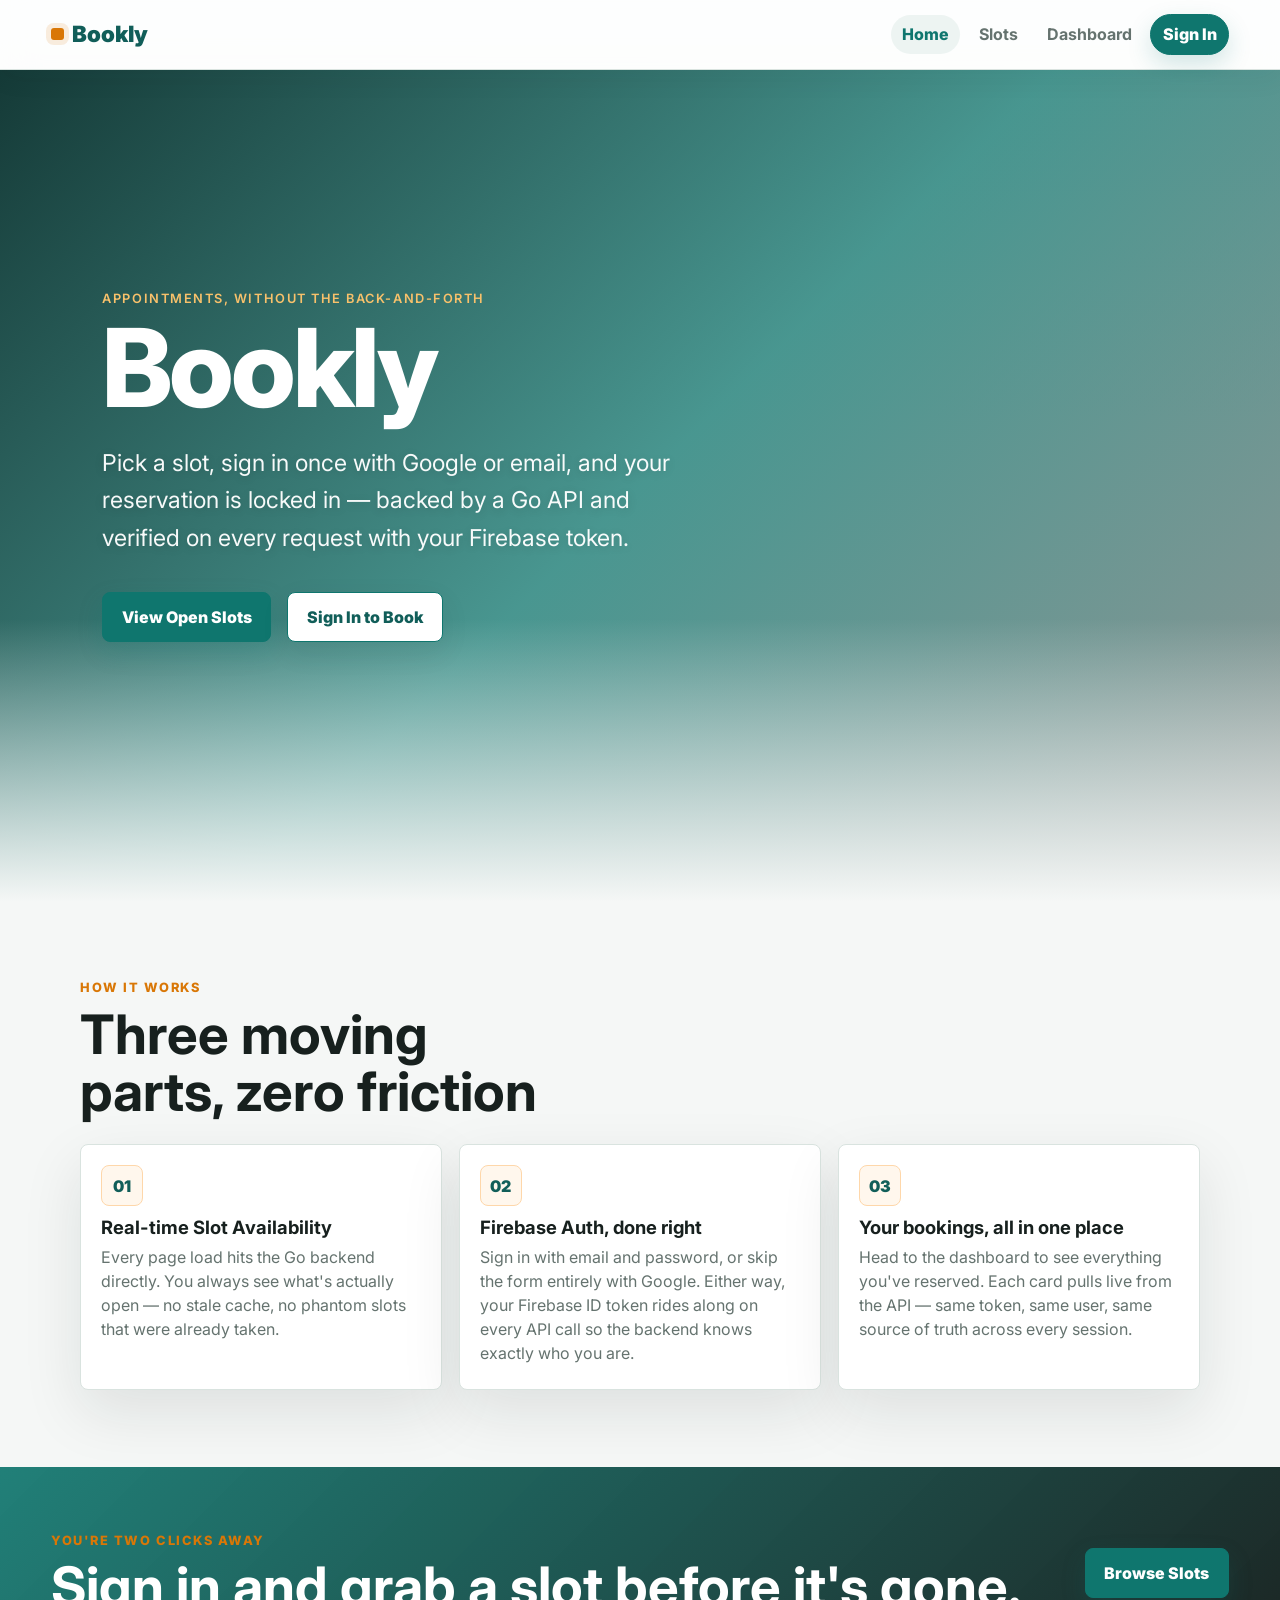
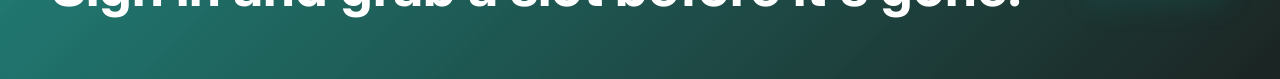
<file: frontend/index.html>
<!DOCTYPE html>
<html lang="en">

<head>
  <meta charset="UTF-8">
  <meta name="viewport" content="width=device-width, initial-scale=1.0">
  <meta name="description"
    content="Bookly — Pick a slot, sign in with Google or email, and your reservation is confirmed instantly against a live Go backend.">
  <title>Bookly | Book a Slot</title>
  <link rel="preconnect" href="https://fonts.googleapis.com">
  <link rel="preconnect" href="https://fonts.gstatic.com" crossorigin>
  <link rel="stylesheet" href="https://fonts.googleapis.com/css2?family=Inter:wght@400;500;600;700;800&display=swap">
  <link rel="icon" type="image/png" href="favicon.png?v=2">
  <link rel="stylesheet" href="css/style.css">
</head>

<body>
  <header class="site-header">
    <a class="brand" href="index.html">Bookly</a>
    <nav class="nav-links" aria-label="Primary navigation">
      <a href="index.html" aria-current="page">Home</a>
      <a href="slots.html">Slots</a>
      <a href="dashboard.html">Dashboard</a>
      <a class="button button-small" href="auth.html">Sign In</a>
    </nav>
  </header>


  <main>
    <section class="hero">
      <div class="hero-content">
        <p class="eyebrow">Appointments, without the back-and-forth</p>
        <h1>Bookly</h1>
        <p class="hero-copy">Pick a slot, sign in once with Google or email, and your reservation is locked in — backed
          by a Go API and verified on every request with your Firebase token.</p>
        <div class="hero-actions">
          <a class="button" href="slots.html">View Open Slots</a>
          <a class="button button-secondary" href="auth.html">Sign In to Book</a>
        </div>
      </div>
    </section>

    <section class="section">
      <div class="section-heading">
        <p class="eyebrow">How it works</p>
        <h2>Three moving parts, zero friction</h2>
      </div>
      <div class="feature-grid">
        <article class="feature-card">
          <span class="feature-icon" aria-hidden="true">01</span>
          <h3>Real-time Slot Availability</h3>
          <p>Every page load hits the Go backend directly. You always see what's actually open — no stale cache, no
            phantom slots that were already taken.</p>
        </article>
        <article class="feature-card">
          <span class="feature-icon" aria-hidden="true">02</span>
          <h3>Firebase Auth, done right</h3>
          <p>Sign in with email and password, or skip the form entirely with Google. Either way, your Firebase ID token
            rides along on every API call so the backend knows exactly who you are.</p>
        </article>
        <article class="feature-card">
          <span class="feature-icon" aria-hidden="true">03</span>
          <h3>Your bookings, all in one place</h3>
          <p>Head to the dashboard to see everything you've reserved. Each card pulls live from the API — same token,
            same user, same source of truth across every session.</p>
        </article>
      </div>
    </section>

    <section class="cta-band">
      <div>
        <p class="eyebrow">You're two clicks away</p>
        <h2>Sign in and grab a slot before it's gone.</h2>
      </div>
      <a class="button" href="slots.html">Browse Slots</a>
    </section>
  </main>
</body>

</html>
</file>
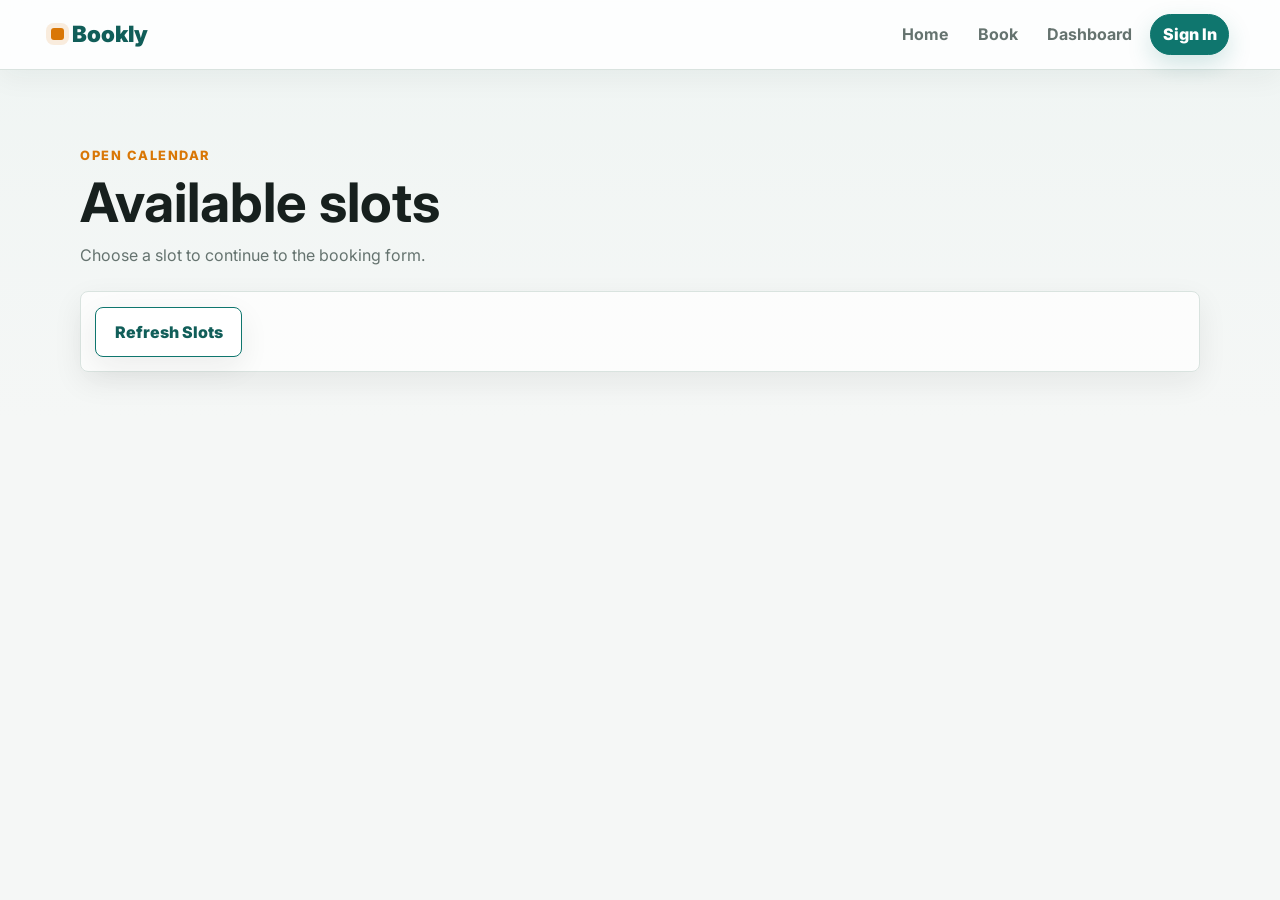
<file: frontend/slots.html>
<!DOCTYPE html>
<html lang="en">
<head>
  <meta charset="UTF-8">
  <meta name="viewport" content="width=device-width, initial-scale=1.0">
  <meta name="description" content="Browse open booking slots and reserve your spot in seconds.">
  <title>Available Slots | Bookly</title>
  <link rel="preconnect" href="https://fonts.googleapis.com">
  <link rel="preconnect" href="https://fonts.gstatic.com" crossorigin>
  <link rel="stylesheet" href="https://fonts.googleapis.com/css2?family=Inter:wght@400;500;700;800;900&display=swap">
  <link rel="icon" type="image/png" href="favicon.png?v=2">
  <link rel="stylesheet" href="css/style.css">
</head>
<body>
  <header class="site-header">
    <a class="brand" href="index.html">Bookly</a>
    <nav class="nav-links" aria-label="Primary navigation">
      <a href="index.html">Home</a>
      <a href="booking.html">Book</a>
      <a href="dashboard.html">Dashboard</a>
      <a class="button button-small" href="auth.html">Sign In</a>
    </nav>
  </header>

  <main class="page-shell">
    <section class="section-heading compact">
      <p class="eyebrow">Open calendar</p>
      <h1>Available slots</h1>
      <p>Choose a slot to continue to the booking form.</p>
    </section>

    <section class="toolbar">
      <button id="refresh-slots" class="button button-secondary" type="button">Refresh Slots</button>
      <p id="slots-status" class="status-message" role="status" aria-live="polite"></p>
    </section>

    <section id="slots-list" class="slot-grid" aria-live="polite"></section>
  </main>

  <script type="module" src="js/slots.js"></script>
</body>
</html>
</file>
<file: frontend/css/style.css>
@import url('https://fonts.googleapis.com/css2?family=Inter:wght@400;500;600;700;800&display=swap');

:root {
  --primary: #0f766e;
  --primary-dark: #115e59;
  --accent: #d97706;
  --background: #f5f7f6;
  --surface: #ffffff;
  --surface-muted: #edf4f2;
  --text: #17201e;
  --text-muted: #65736f;
  --border: #d9e3df;
  --danger: #b42318;
  --success: #16764f;
  --shadow: 0 22px 60px rgba(23, 32, 30, 0.1);
  --shadow-soft: 0 10px 30px rgba(23, 32, 30, 0.07);
  --font-sans: 'Inter', ui-sans-serif, system-ui, -apple-system, BlinkMacSystemFont, "Segoe UI", Roboto, Helvetica, Arial, sans-serif;
}

* {
  box-sizing: border-box;
}

body {
  margin: 0;
  min-height: 100vh;
  background:
    linear-gradient(180deg, rgba(237, 244, 242, 0.72), rgba(245, 247, 246, 0) 420px),
    var(--background);
  color: var(--text);
  font-family: var(--font-sans);
  line-height: 1.5;
  text-rendering: optimizeLegibility;
  -webkit-font-smoothing: antialiased;
}

a {
  color: inherit;
  text-decoration: none;
}

button,
input,
select {
  font: inherit;
}

.site-header {
  position: sticky;
  top: 0;
  z-index: 10;
  display: flex;
  align-items: center;
  justify-content: space-between;
  gap: 1rem;
  padding: 0.85rem clamp(1rem, 4vw, 4rem);
  background: rgba(255, 255, 255, 0.86);
  border-bottom: 1px solid var(--border);
  box-shadow: 0 8px 28px rgba(23, 32, 30, 0.05);
  backdrop-filter: blur(18px);
}

.brand {
  display: inline-flex;
  align-items: center;
  gap: 0.55rem;
  color: var(--primary-dark);
  font-size: 1.4rem;
  font-weight: 900;
}

.brand::before {
  content: "";
  width: 0.78rem;
  height: 0.78rem;
  border-radius: 3px;
  background: var(--accent);
  box-shadow: 0 0 0 5px rgba(217, 119, 6, 0.13);
}

.nav-links {
  display: flex;
  align-items: center;
  flex-wrap: wrap;
  justify-content: flex-end;
  gap: 0.45rem;
  color: var(--text-muted);
  font-weight: 700;
}

.nav-links a {
  border-radius: 999px;
  padding: 0.48rem 0.7rem;
}

.nav-links a:not(.button):hover {
  background: var(--surface-muted);
  color: var(--primary);
}

.nav-links a[aria-current="page"] {
  color: var(--primary);
  background: var(--surface-muted);
  font-weight: 800;
}

.button {
  display: inline-flex;
  align-items: center;
  justify-content: center;
  min-height: 2.9rem;
  padding: 0.75rem 1.15rem;
  border: 1px solid var(--primary);
  border-radius: 8px;
  background: var(--primary);
  color: #ffffff;
  cursor: pointer;
  font-weight: 850;
  text-align: center;
  box-shadow: 0 10px 24px rgba(15, 118, 110, 0.18);
  transition: transform 160ms ease, background 160ms ease, border-color 160ms ease, box-shadow 160ms ease;
}

.button:hover {
  background: var(--primary-dark);
  border-color: var(--primary-dark);
  box-shadow: 0 14px 30px rgba(17, 94, 89, 0.22);
  transform: translateY(-1px);
}

.button:disabled {
  cursor: not-allowed;
  opacity: 0.65;
  transform: none;
}

.button-secondary {
  background: var(--surface);
  color: var(--primary-dark);
  box-shadow: var(--shadow-soft);
}

.button-secondary:hover {
  background: var(--surface-muted);
  color: var(--primary-dark);
  box-shadow: var(--shadow-soft);
}

.button-ghost {
  background: transparent;
  color: var(--text-muted);
  border-color: var(--border);
  box-shadow: none;
}

.button-small {
  min-height: 2.4rem;
  padding: 0.45rem 0.8rem;
}

.button-full {
  width: 100%;
}

/* Hero & Content Keyframe Animations */
@keyframes fadeInUp {
  from {
    opacity: 0;
    transform: translateY(20px);
  }
  to {
    opacity: 1;
    transform: translateY(0);
  }
}

@keyframes kenBurns {
  0% {
    transform: scale(1.02) translate(0, 0);
  }
  50% {
    transform: scale(1.08) translate(-0.5%, 0.5%);
  }
  100% {
    transform: scale(1.02) translate(0, 0);
  }
}

.hero {
  position: relative;
  min-height: calc(100vh - 68px);
  display: grid;
  align-items: center;
  padding: clamp(3rem, 8vw, 6.5rem);
  color: #ffffff;
  overflow: hidden;
}

.hero::before {
  content: "";
  position: absolute;
  inset: 0;
  background:
    linear-gradient(135deg, rgba(9, 48, 45, 0.95) 0%, rgba(15, 118, 110, 0.75) 50%, rgba(23, 32, 30, 0.45) 100%),
    url("https://images.unsplash.com/photo-1497366754035-f200968a6e72?auto=format&fit=crop&w=1800&q=80") center/cover;
  z-index: 0;
  animation: kenBurns 24s ease-in-out infinite alternate;
  pointer-events: none;
}

.hero::after {
  content: "";
  position: absolute;
  inset: auto 0 0;
  height: 34%;
  background: linear-gradient(180deg, rgba(245, 247, 246, 0), var(--background));
  pointer-events: none;
  z-index: 1;
}

.hero-content {
  position: relative;
  z-index: 2;
  max-width: 760px;
  padding-bottom: clamp(1rem, 4vw, 2.5rem);
}

.hero h1 {
  margin: 0;
  font-size: clamp(3.5rem, 9.5vw, 6.8rem);
  line-height: 0.95;
  letter-spacing: -0.03em;
  font-weight: 800;
  animation: fadeInUp 0.8s cubic-bezier(0.16, 1, 0.3, 1) 0.1s both;
}

.hero-copy {
  max-width: 650px;
  margin: 1.6rem 0 0;
  color: rgba(255, 255, 255, 0.96);
  font-size: clamp(1.15rem, 2.2vw, 1.45rem);
  line-height: 1.6;
  font-weight: 400;
  text-shadow: 0 2px 10px rgba(0, 0, 0, 0.15);
  text-wrap: balance;
  animation: fadeInUp 0.8s cubic-bezier(0.16, 1, 0.3, 1) 0.2s both;
}

.hero-actions {
  display: flex;
  flex-wrap: wrap;
  gap: 1rem;
  margin-top: 2.2rem;
  animation: fadeInUp 0.8s cubic-bezier(0.16, 1, 0.3, 1) 0.3s both;
}

.eyebrow {
  margin: 0 0 0.5rem;
  color: var(--accent);
  font-size: 0.8rem;
  font-weight: 800;
  letter-spacing: 0.12em;
  text-transform: uppercase;
}

.hero .eyebrow {
  color: #f8c16b;
  font-weight: 600;
  animation: fadeInUp 0.8s cubic-bezier(0.16, 1, 0.3, 1) both;
}

.section,
.page-shell {
  width: min(1120px, calc(100% - 2rem));
  margin: 0 auto;
  padding: clamp(3rem, 6vw, 5.25rem) 0;
}

.section-heading {
  max-width: 720px;
  margin-bottom: 1.5rem;
}

.section-heading.compact {
  margin-bottom: 1rem;
}

.section-heading h1,
.section-heading h2,
.cta-band h2 {
  margin: 0;
  font-size: clamp(2rem, 5vw, 3.4rem);
  line-height: 1.05;
  letter-spacing: 0;
  text-wrap: balance;
}

.section-heading p:not(.eyebrow) {
  color: var(--text-muted);
  margin: 0.8rem 0 0;
}

.feature-grid,
.slot-grid,
.booking-grid {
  display: grid;
  grid-template-columns: repeat(auto-fit, minmax(250px, 1fr));
  gap: 1.1rem;
}

.feature-card,
.slot-card,
.booking-card,
.auth-panel,
.booking-panel,
.empty-state {
  border: 1px solid var(--border);
  border-radius: 8px;
  background: var(--surface);
  box-shadow: var(--shadow);
}

.feature-card,
.slot-card,
.booking-card,
.empty-state {
  padding: 1.25rem;
  transition: transform 180ms ease, box-shadow 180ms ease, border-color 180ms ease;
}

.feature-card:hover,
.slot-card:hover,
.booking-card:hover {
  border-color: rgba(15, 118, 110, 0.28);
  box-shadow: 0 26px 68px rgba(23, 32, 30, 0.13);
  transform: translateY(-3px);
}

.feature-card h3,
.slot-card h3,
.booking-card h3 {
  margin: 0.6rem 0 0.4rem;
  font-size: 1.15rem;
  line-height: 1.25;
}

.feature-card p,
.slot-card p,
.booking-card p,
.empty-state p {
  margin: 0.25rem 0;
  color: var(--text-muted);
}

.feature-icon {
  display: inline-flex;
  align-items: center;
  justify-content: center;
  width: 2.6rem;
  height: 2.6rem;
  border-radius: 8px;
  background: #fff7ed;
  border: 1px solid #fed7aa;
  color: var(--primary-dark);
  font-weight: 900;
}

.cta-band {
  display: flex;
  align-items: center;
  justify-content: space-between;
  gap: 1rem;
  padding: clamp(2rem, 5vw, 4rem) clamp(1rem, 4vw, 4rem);
  background:
    linear-gradient(135deg, rgba(15, 118, 110, 0.92), rgba(23, 32, 30, 0.98)),
    url("https://images.unsplash.com/photo-1554224155-6726b3ff858f?auto=format&fit=crop&w=1600&q=80") center/cover;
  color: #ffffff;
}

.cta-band .eyebrow {
  color: var(--accent);
}

.auth-shell,
.form-page {
  display: grid;
  place-items: start center;
  min-height: calc(100vh - 80px);
}

.auth-panel,
.booking-panel {
  width: min(100%, 480px);
  padding: clamp(1.25rem, 4vw, 1.8rem);
}

.form-stack {
  display: grid;
  gap: 0.8rem;
}

.form-stack label {
  color: var(--text);
  font-size: 0.92rem;
  font-weight: 850;
}

.form-stack input,
.form-stack select {
  width: 100%;
  min-height: 2.9rem;
  padding: 0.75rem 0.85rem;
  border: 1px solid var(--border);
  border-radius: 8px;
  background: #ffffff;
  color: var(--text);
}

.form-stack input:focus,
.form-stack select:focus {
  outline: 3px solid rgba(13, 124, 102, 0.16);
  border-color: var(--primary);
}

.tab-row {
  display: grid;
  grid-template-columns: 1fr 1fr;
  gap: 0.5rem;
  margin-bottom: 1.15rem;
  padding: 0.35rem;
  border-radius: 8px;
  background: var(--surface-muted);
}

.tab-button {
  min-height: 2.6rem;
  border: 0;
  border-radius: 7px;
  background: transparent;
  color: var(--text-muted);
  cursor: pointer;
  font-weight: 850;
}

.tab-button.active {
  background: var(--surface);
  color: var(--primary-dark);
  box-shadow: 0 8px 24px rgba(23, 33, 31, 0.08);
}

.divider {
  display: flex;
  align-items: center;
  gap: 0.75rem;
  margin: 1rem 0;
  color: var(--text-muted);
}

.divider::before,
.divider::after {
  content: "";
  height: 1px;
  flex: 1;
  background: var(--border);
}

.toolbar {
  display: flex;
  align-items: center;
  justify-content: space-between;
  flex-wrap: wrap;
  gap: 1rem;
  margin: 1.5rem 0 1.2rem;
  padding: 0.9rem;
  border: 1px solid var(--border);
  border-radius: 8px;
  background: rgba(255, 255, 255, 0.74);
  box-shadow: var(--shadow-soft);
}

.status-message {
  min-height: 1.5rem;
  margin: 0.6rem 0 0;
  color: var(--text-muted);
  font-weight: 700;
}

.toolbar .status-message {
  margin: 0;
}

.status-message.error {
  color: var(--danger);
}

.status-message.success {
  color: var(--success);
}

.slot-card,
.booking-card {
  display: grid;
  gap: 0.75rem;
  align-content: space-between;
}

.slot-meta,
.booking-meta {
  display: grid;
  gap: 0.35rem;
  padding: 0.85rem;
  border-radius: 8px;
  background: var(--surface-muted);
}

.empty-state {
  grid-column: 1 / -1;
  text-align: center;
}

.empty-state h3 {
  margin: 0;
}

.hidden {
  display: none;
}

/* ── User Profile Section ───────────────────────────────────── */
.user-profile {
  display: flex;
  align-items: center;
  gap: 1rem;
  padding: 1rem 1.25rem;
  margin-bottom: 1.5rem;
  border: 1px solid var(--border);
  border-radius: 12px;
  background: var(--surface);
  box-shadow: var(--shadow-soft);
  flex-wrap: wrap;
}

.profile-avatar {
  display: inline-flex;
  align-items: center;
  justify-content: center;
  width: 3rem;
  height: 3rem;
  border-radius: 50%;
  background: var(--primary);
  color: #ffffff;
  font-size: 1.1rem;
  font-weight: 900;
  letter-spacing: 0.02em;
  flex-shrink: 0;
  box-shadow: 0 4px 14px rgba(15, 118, 110, 0.3);
}

.profile-info {
  flex: 1;
  min-width: 0;
}

.profile-name {
  margin: 0;
  font-size: 1rem;
  font-weight: 800;
  color: var(--text);
  white-space: nowrap;
  overflow: hidden;
  text-overflow: ellipsis;
}

.profile-email {
  margin: 0.1rem 0 0;
  font-size: 0.85rem;
  color: var(--text-muted);
  white-space: nowrap;
  overflow: hidden;
  text-overflow: ellipsis;
}

#profile-logout {
  margin-left: auto;
}

@media (max-width: 720px) {
  .site-header {
    align-items: flex-start;
    flex-direction: column;
  }

  .nav-links {
    width: 100%;
    justify-content: flex-start;
  }

  .hero {
    min-height: 76vh;
    padding: 2rem 1rem 3rem;
  }

  .cta-band {
    align-items: flex-start;
    flex-direction: column;
  }

  .button {
    width: 100%;
  }

  .toolbar {
    align-items: stretch;
  }
}
</file>
